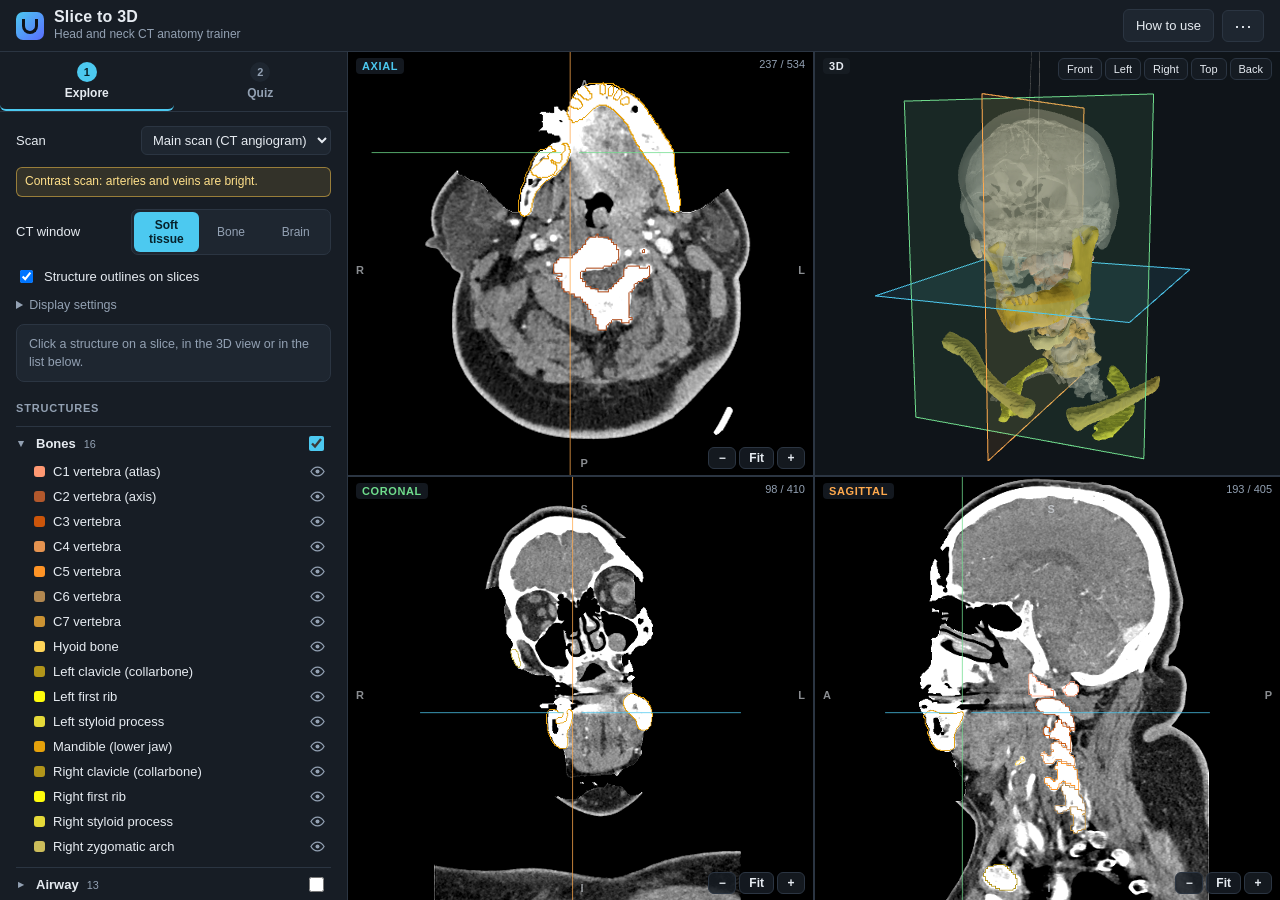
<file: index.html>
<!doctype html>
<html lang="en">
<head>
  <meta charset="utf-8">
  <meta name="anat-build" content="student">
  <meta name="viewport" content="width=device-width, initial-scale=1">
  <title>Head and neck CT anatomy trainer - research prototype</title>
  <link rel="stylesheet" href="css/style.css">
  <link rel="stylesheet" href="css/anatomy.css">
  <script type="importmap">
  {
    "imports": {
      "three": "./vendor/three/build/three.module.js",
      "three/addons/": "./vendor/three/examples/jsm/"
    }
  }
  </script>
</head>
<body>
  <header>
    <div class="brand">
      <span class="logo" aria-hidden="true"></span>
      <div>
        <h1>Slice to 3D</h1>
        <p>Head and neck CT anatomy trainer</p>
      </div>
    </div>
    <div class="header-actions">
      <span id="author-badge" class="badge author-only" hidden>AUTHOR MODE</span>
      <span id="synthetic-badge" class="badge badge-synth" hidden>SYNTHETIC DATA</span>
      <button id="btn-help" class="ghost">How to use</button>
      <div class="menu-wrap">
        <button id="btn-menu" class="ghost" aria-haspopup="true" aria-label="More" title="More">&#8943;</button>
        <div id="menu" role="menu" hidden>
          <button role="menuitem" id="btn-about">About and credits</button>
        </div>
      </div>
    </div>
  </header>

  <div class="layout">
    <aside id="panel">
      <nav class="tabs four" role="tablist">
        <button class="tab active" data-mode="explore" role="tab"><span>1</span>Explore</button>
        <button class="tab" data-mode="quiz" role="tab"><span>2</span>Quiz</button>
        <button class="tab" data-mode="landmarks" role="tab"><span>3</span>Landmarks</button>
        <button class="tab" data-mode="review" role="tab"><span>4</span>Review</button>
      </nav>

      <section id="mode-explore" class="stage">
        <div class="row">
          <label for="scan-select">Scan</label>
          <select id="scan-select"></select>
        </div>
        <p id="scan-note" class="warning" hidden></p>
        <div class="row">
          <label>CT window</label>
          <div class="seg" id="window-buttons"></div>
        </div>
        <label class="check"><input type="checkbox" id="chk-outlines" checked> Structure outlines on slices</label>
        <details id="display-settings">
          <summary>Display settings</summary>
          <label class="check"><input type="checkbox" id="chk-smooth" checked> Smooth pixels (off = see the real voxels)</label>
          <label class="check"><input type="checkbox" id="chk-sharpen"> Sharpen edges</label>
          <label class="check"><input type="checkbox" id="chk-planes" checked> Slice planes in 3D</label>
          <div class="row">
            <label for="skull-opacity">Bone opacity</label>
            <input type="range" id="skull-opacity" min="0" max="100" value="22">
          </div>
        </details>

        <div id="info-card" class="card">
          <p class="muted">Click a structure on a slice, in the 3D view or in the list below.</p>
        </div>

        <h3>Structures</h3>
        <div id="structure-list"></div>
      </section>

      <section id="mode-quiz" class="stage" hidden>
        <div id="quiz-start">
          <p>One question per structure: <strong>find</strong> it on the slices, or <strong>name</strong> the highlighted one.</p>
          <div class="row"><label for="quiz-module">Module</label><select id="quiz-module"></select></div>
          <button id="quiz-begin" class="primary">Start</button>
          <p id="quiz-need" class="muted" hidden></p>
        </div>
        <div id="quiz-run" hidden>
          <div class="quiz-head"><span id="quiz-count"></span><span id="quiz-score"></span></div>
          <p id="quiz-prompt" class="prompt"></p>
          <div id="quiz-choices"></div>
          <button id="quiz-check" class="primary" hidden>Check</button>
          <div id="quiz-feedback" class="card" hidden></div>
          <button id="quiz-next" class="primary" hidden>Next</button>
        </div>
        <div id="quiz-done" hidden>
          <p id="quiz-final" class="prompt"></p>
          <div id="quiz-missed"></div>
          <button id="quiz-again" class="primary">Another round</button>
        </div>
        <div class="author-only stage-extra" hidden>
          <hr>
          <p class="muted" id="quiz-history"></p>
          <button id="quiz-csv" class="ghost">Download results (CSV)</button>
          <button id="quiz-clear" class="ghost">Clear saved results</button>
          <p class="muted small">Results stay in this browser only. The file contains no names or identifiers.</p>
        </div>
      </section>

      <section id="mode-review" class="stage" hidden>
        <div class="rv-who"><span>Reviewing as</span>
          <div class="seg wide" id="rv-stage"><button data-v="author">Author</button><button data-v="signoff">Reviewer</button></div></div>
        <p class="muted" id="rv-intro"></p>
        <div class="row"><label for="rv-reviewer">Name</label><input type="text" id="rv-reviewer" placeholder="name and qualification" maxlength="80"></div>
        <div class="row"><label for="rv-filter">Show</label><select id="rv-filter"></select></div>
        <p class="muted small" id="rv-progress"></p>
        <div class="quiz-head"><span id="rv-count"></span><span id="rv-done"></span></div>
        <progress id="rv-bar" value="0" max="1"></progress>
        <p id="rv-empty" class="muted" hidden>Nothing matches this filter.</p>
        <div id="rv-item">
          <div class="card">
            <h2 id="rv-name"></h2>
            <p id="rv-kind" class="muted"></p>
            <div id="rv-stages"></div>
            <div class="seg wide" id="rv-outline"><button data-v="accept">Correct</button><button data-v="fix">Needs fixing</button><button data-v="reject">Wrong</button></div>
          </div>
          <div class="card">
            <p class="muted">Text shown to students. Edit it directly if you like, then give a verdict.</p>
            <textarea id="rv-summary" rows="5" maxlength="1500" aria-label="Description"></textarea>
            <textarea id="rv-tip" rows="4" maxlength="1500" aria-label="How to find it on CT"></textarea>
            <div class="seg wide" id="rv-text"><button data-v="accept">Text is correct</button><button data-v="edit">Needs rewriting</button></div>
          </div>
          <textarea id="rv-comment" rows="2" maxlength="1500" placeholder="Comment (optional)"></textarea>
          <div class="btn-row"><button id="rv-prev" class="ghost">Back</button><button id="rv-next">Save and next</button></div>
          <button id="rv-open" class="ghost">Jump to next without a verdict</button>
        </div>
        <button id="rv-download" class="ghost">Download review file</button>
        <p id="rv-status" class="muted">Verdicts are saved to web/assets/anatomy/reviews/ for this scan.</p>
      </section>

      <section id="mode-landmarks" class="stage" hidden>
        <p><strong>Place named points</strong> on this scan: openings, canals and bony landmarks that have no outline.
           They then appear in Explore and in the Quiz.</p>
        <p class="muted">For whoever knows the anatomy. Nothing here is placed automatically.</p>
        <select id="lm-select"></select>
        <input type="text" id="lm-custom" placeholder="Landmark name" maxlength="80" hidden>
        <div id="lm-tip" class="card" hidden></div>
        <p class="muted">1. Move the crosshair onto the spot in all three views. 2. Press the button.
           Paired landmarks take their side from where the crosshair is; placing the same one again moves it.</p>
        <div class="row"><label for="lm-author">Placed by</label><input type="text" id="lm-author" placeholder="initials (optional)" maxlength="80"></div>
        <button id="lm-place" class="primary">Place at crosshair</button>
        <p id="lm-msg" class="muted"></p>
        <h3>On this scan <span id="lm-count"></span></h3>
        <div id="lm-placed"></div>
        <button id="lm-save" class="primary">Save landmarks</button>
        <p id="lm-status" class="muted">Saved landmarks are written to web/assets/anatomy/landmarks/ and marked unreviewed.</p>
      </section>

      <footer class="panel-foot" id="disclaimer-line">Educational tool, not for clinical use.</footer>
    </aside>

    <main id="quad">
      <div class="pane" data-view="axial"><canvas></canvas><span class="tag">Axial</span><span class="pos"></span><div class="zoom"><button data-zoom="out" title="Zoom out">&minus;</button><button data-zoom="fit" title="Fit to pane (or double-click)">Fit</button><button data-zoom="in" title="Zoom in">+</button></div>
        <span class="ori l">R</span><span class="ori r">L</span><span class="ori t">A</span><span class="ori b">P</span></div>
      <div class="pane pane3d"><canvas id="canvas3d"></canvas><span class="tag">3D</span>
        <div class="views"><button data-look="front">Front</button><button data-look="left">Left</button><button data-look="right">Right</button><button data-look="top">Top</button><button data-look="back">Back</button></div>
        <div id="cover3d" hidden>3D model hidden until you answer</div></div>
      <div class="pane" data-view="coronal"><canvas></canvas><span class="tag">Coronal</span><span class="pos"></span><div class="zoom"><button data-zoom="out" title="Zoom out">&minus;</button><button data-zoom="fit" title="Fit to pane (or double-click)">Fit</button><button data-zoom="in" title="Zoom in">+</button></div>
        <span class="ori l">R</span><span class="ori r">L</span><span class="ori t">S</span><span class="ori b">I</span></div>
      <div class="pane" data-view="sagittal"><canvas></canvas><span class="tag">Sagittal</span><span class="pos"></span><div class="zoom"><button data-zoom="out" title="Zoom out">&minus;</button><button data-zoom="fit" title="Fit to pane (or double-click)">Fit</button><button data-zoom="in" title="Zoom in">+</button></div>
        <span class="ori l">A</span><span class="ori r">P</span><span class="ori t">S</span><span class="ori b">I</span></div>
      <div id="loading">Loading scan ...</div>
    </main>
  </div>

  <dialog id="about">
    <h2>About and credits</h2>
    <p><strong>Research and education prototype.</strong> Not a medical device and not for clinical use: do not use it
       to diagnose, plan or treat. The anatomy outlines start as automatic drafts and are shown to students only after a
       second reviewer has accepted them; even then they are teaching aids, not measurements.</p>
    <h3>This scan</h3>
    <p id="source-note"></p>
    <p id="about-note" class="muted"></p>
    <h3>Review</h3>
    <p id="about-review" class="muted"></p>
    <h3>Data and software</h3>
    <p class="muted"><strong>Main scan.</strong> One case from: Blagosklonova E, Dolotova D, Polunina N, Grigorieva E, Pakhomov D,
       Krylov V, Gavrilov A. <em>Open dataset of annotated DICOM images of head CTA for intracranial aneurysm detection.</em>
       Zenodo, 2025. <a href="https://doi.org/10.5281/zenodo.15697196" target="_blank" rel="noopener">doi:10.5281/zenodo.15697196</a>.
       Licence: <a href="https://creativecommons.org/licenses/by/4.0/" target="_blank" rel="noopener">CC BY 4.0</a>.
       Data paper: <a href="https://doi.org/10.3390/data11040074" target="_blank" rel="noopener">doi:10.3390/data11040074</a>.
       The publisher anonymised the images and removed the face. Changes made here: the case was cropped, resampled to 0.6 mm and
       anatomy outlines were added. The original authors do not endorse this tool.</p>
    <p class="muted"><strong>Outlines.</strong> Drafted with TotalSegmentator (Apache-2.0): Wasserthal J, et al. TotalSegmentator: robust
       segmentation of 104 anatomic structures in CT images. <em>Radiology: Artificial Intelligence</em> 2023;5(5):e230024; built on
       nnU-Net: Isensee F, et al. <em>Nature Methods</em> 2021;18:203-211. Some outlines come from simple rules in this project.
       Every outline shown to students was then checked by a person.</p>
    <p class="muted"><strong>Software.</strong> The 3D view uses three.js (MIT licence).</p>
    <form method="dialog"><button class="primary">Close</button></form>
  </dialog>

  <dialog id="help">
    <h2>How to use</h2>
    <ol>
      <li><strong>Three slice views, one 3D model.</strong> Axial looks up from the feet, coronal from the front,
          sagittal from the side. The coloured lines show where the other two slices cut.</li>
      <li><strong>Scroll</strong> over a slice view to move through the scan. <strong>Click or drag</strong> to move
          the crosshair; all views follow.</li>
      <li><strong>Zoom</strong> with the + and &minus; buttons, a pinch, or Ctrl/Cmd + scroll. <strong>Right-drag</strong>
          (or Alt-drag) moves a zoomed slice; double-click or "Fit" resets it.</li>
      <li><strong>Click a structure</strong> on a slice or in 3D to select it. It lights up everywhere and the card
          on the left explains it.</li>
      <li><strong>Click a name</strong> in the list to jump straight to that structure. Click a group title to open or close it;
          the eye beside a name shows or hides that one structure, and the group's checkbox does the whole group.
          <strong>Show only this</strong> on the card isolates a structure; <strong>Show all</strong> puts things back.</li>
      <li><strong>CT window</strong> changes the brightness range: "Bone" for bone detail, "Soft tissue" for glands
          and muscles, "Brain" for the brain.</li>
      <li><strong>Yellow dots</strong> are named points for openings and canals that have no outline. A dot shows on a
          slice when the slice passes through it.</li>
      <li><strong>Quiz</strong> tests you both ways: finding a named structure on the slices, and naming a
          highlighted one.</li>
    </ol>
    <p class="muted">On screen, the patient's right is on the left of the axial and coronal views, as in radiology.
       Slices are 2.5 mm apart in the original scan, so coronal and sagittal views look softer than axial.
       "Sharpen edges" makes borders crisper but also exaggerates noise and can draw faint halos that are not anatomy.</p>
    <p class="muted author-only" hidden>Author mode (<code>?author=1</code>) also shows unreviewed drafts, the Landmarks tab for placing points
       and the Review tab (author pre-check, then reviewer sign-off). Students use the plain address and see only
       structures whose outline the reviewer marked Correct.</p>
    <p class="muted">Educational tool, not for clinical use.</p>
    <form method="dialog"><button class="primary">Close</button></form>
  </dialog>

  <script type="module" src="js/anatomy/main.js"></script>
</body>
</html>
</file>
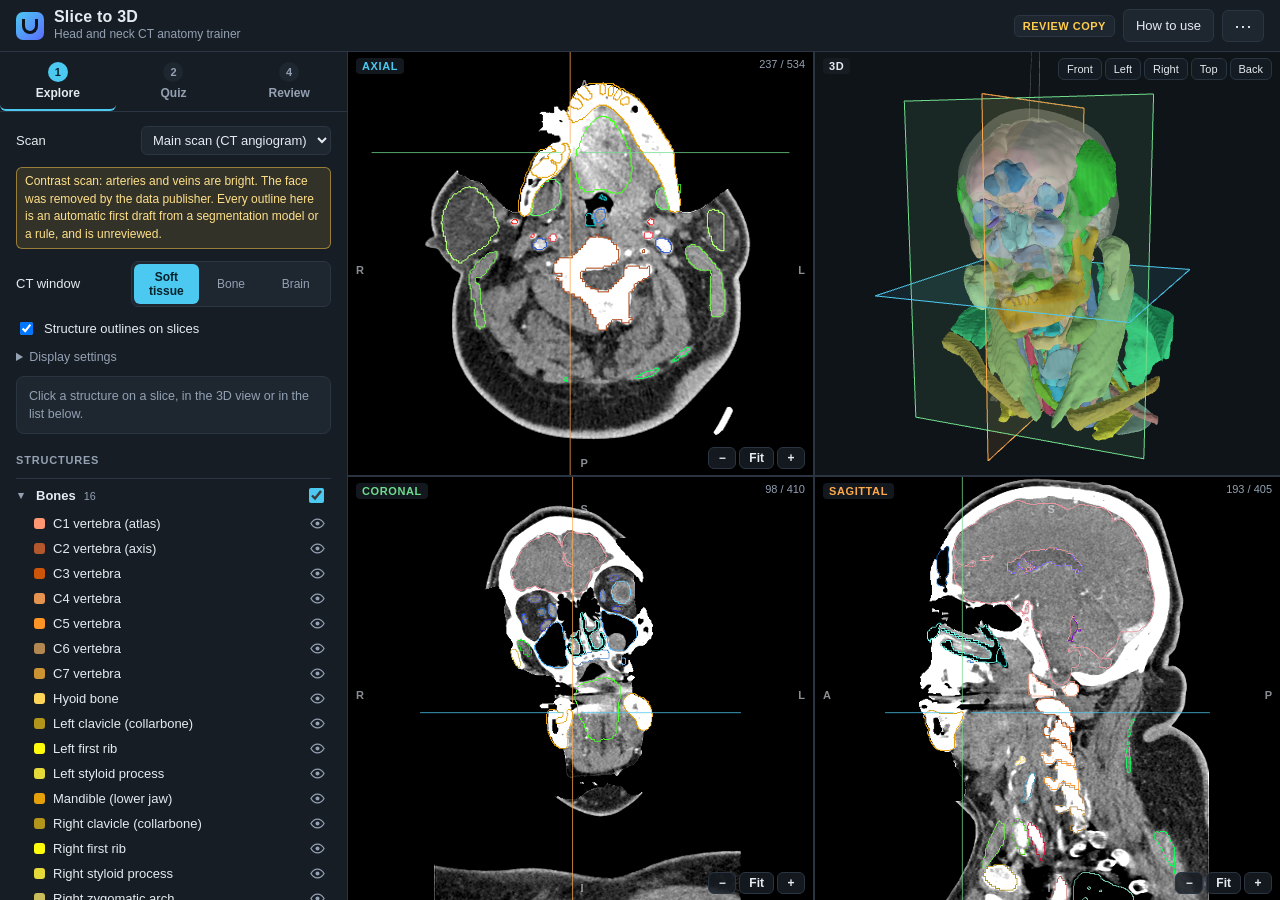
<file: review.html>
<!doctype html>
<html lang="en">
<head>
  <meta charset="utf-8">
  <meta name="anat-build" content="review">
  <meta name="viewport" content="width=device-width, initial-scale=1">
  <title>Head and neck CT anatomy trainer - research prototype</title>
  <link rel="stylesheet" href="css/style.css">
  <link rel="stylesheet" href="css/anatomy.css">
  <script type="importmap">
  {
    "imports": {
      "three": "./vendor/three/build/three.module.js",
      "three/addons/": "./vendor/three/examples/jsm/"
    }
  }
  </script>
</head>
<body>
  <header>
    <div class="brand">
      <span class="logo" aria-hidden="true"></span>
      <div>
        <h1>Slice to 3D</h1>
        <p>Head and neck CT anatomy trainer</p>
      </div>
    </div>
    <div class="header-actions">
      <span id="author-badge" class="badge author-only" hidden>AUTHOR MODE</span>
      <span id="synthetic-badge" class="badge badge-synth" hidden>SYNTHETIC DATA</span>
      <button id="btn-help" class="ghost">How to use</button>
      <div class="menu-wrap">
        <button id="btn-menu" class="ghost" aria-haspopup="true" aria-label="More" title="More">&#8943;</button>
        <div id="menu" role="menu" hidden>
          <button role="menuitem" id="btn-about">About and credits</button>
        </div>
      </div>
    </div>
  </header>

  <div class="layout">
    <aside id="panel">
      <nav class="tabs four" role="tablist">
        <button class="tab active" data-mode="explore" role="tab"><span>1</span>Explore</button>
        <button class="tab" data-mode="quiz" role="tab"><span>2</span>Quiz</button>
        <button class="tab" data-mode="landmarks" role="tab"><span>3</span>Landmarks</button>
        <button class="tab" data-mode="review" role="tab"><span>4</span>Review</button>
      </nav>

      <section id="mode-explore" class="stage">
        <div class="row">
          <label for="scan-select">Scan</label>
          <select id="scan-select"></select>
        </div>
        <p id="scan-note" class="warning" hidden></p>
        <div class="row">
          <label>CT window</label>
          <div class="seg" id="window-buttons"></div>
        </div>
        <label class="check"><input type="checkbox" id="chk-outlines" checked> Structure outlines on slices</label>
        <details id="display-settings">
          <summary>Display settings</summary>
          <label class="check"><input type="checkbox" id="chk-smooth" checked> Smooth pixels (off = see the real voxels)</label>
          <label class="check"><input type="checkbox" id="chk-sharpen"> Sharpen edges</label>
          <label class="check"><input type="checkbox" id="chk-planes" checked> Slice planes in 3D</label>
          <div class="row">
            <label for="skull-opacity">Bone opacity</label>
            <input type="range" id="skull-opacity" min="0" max="100" value="22">
          </div>
        </details>

        <div id="info-card" class="card">
          <p class="muted">Click a structure on a slice, in the 3D view or in the list below.</p>
        </div>

        <h3>Structures</h3>
        <div id="structure-list"></div>
      </section>

      <section id="mode-quiz" class="stage" hidden>
        <div id="quiz-start">
          <p>One question per structure: <strong>find</strong> it on the slices, or <strong>name</strong> the highlighted one.</p>
          <div class="row"><label for="quiz-module">Module</label><select id="quiz-module"></select></div>
          <button id="quiz-begin" class="primary">Start</button>
          <p id="quiz-need" class="muted" hidden></p>
        </div>
        <div id="quiz-run" hidden>
          <div class="quiz-head"><span id="quiz-count"></span><span id="quiz-score"></span></div>
          <p id="quiz-prompt" class="prompt"></p>
          <div id="quiz-choices"></div>
          <button id="quiz-check" class="primary" hidden>Check</button>
          <div id="quiz-feedback" class="card" hidden></div>
          <button id="quiz-next" class="primary" hidden>Next</button>
        </div>
        <div id="quiz-done" hidden>
          <p id="quiz-final" class="prompt"></p>
          <div id="quiz-missed"></div>
          <button id="quiz-again" class="primary">Another round</button>
        </div>
        <div class="author-only stage-extra" hidden>
          <hr>
          <p class="muted" id="quiz-history"></p>
          <button id="quiz-csv" class="ghost">Download results (CSV)</button>
          <button id="quiz-clear" class="ghost">Clear saved results</button>
          <p class="muted small">Results stay in this browser only. The file contains no names or identifiers.</p>
        </div>
      </section>

      <section id="mode-review" class="stage" hidden>
        <div class="rv-who"><span>Reviewing as</span>
          <div class="seg wide" id="rv-stage"><button data-v="author">Author</button><button data-v="signoff">Reviewer</button></div></div>
        <p class="muted" id="rv-intro"></p>
        <div class="row"><label for="rv-reviewer">Name</label><input type="text" id="rv-reviewer" placeholder="name and qualification" maxlength="80"></div>
        <div class="row"><label for="rv-filter">Show</label><select id="rv-filter"></select></div>
        <p class="muted small" id="rv-progress"></p>
        <div class="quiz-head"><span id="rv-count"></span><span id="rv-done"></span></div>
        <progress id="rv-bar" value="0" max="1"></progress>
        <p id="rv-empty" class="muted" hidden>Nothing matches this filter.</p>
        <div id="rv-item">
          <div class="card">
            <h2 id="rv-name"></h2>
            <p id="rv-kind" class="muted"></p>
            <div id="rv-stages"></div>
            <div class="seg wide" id="rv-outline"><button data-v="accept">Correct</button><button data-v="fix">Needs fixing</button><button data-v="reject">Wrong</button></div>
          </div>
          <div class="card">
            <p class="muted">Text shown to students. Edit it directly if you like, then give a verdict.</p>
            <textarea id="rv-summary" rows="5" maxlength="1500" aria-label="Description"></textarea>
            <textarea id="rv-tip" rows="4" maxlength="1500" aria-label="How to find it on CT"></textarea>
            <div class="seg wide" id="rv-text"><button data-v="accept">Text is correct</button><button data-v="edit">Needs rewriting</button></div>
          </div>
          <textarea id="rv-comment" rows="2" maxlength="1500" placeholder="Comment (optional)"></textarea>
          <div class="btn-row"><button id="rv-prev" class="ghost">Back</button><button id="rv-next">Save and next</button></div>
          <button id="rv-open" class="ghost">Jump to next without a verdict</button>
        </div>
        <button id="rv-download" class="ghost">Download review file</button>
        <p id="rv-status" class="muted">Verdicts are saved to web/assets/anatomy/reviews/ for this scan.</p>
      </section>

      <section id="mode-landmarks" class="stage" hidden>
        <p><strong>Place named points</strong> on this scan: openings, canals and bony landmarks that have no outline.
           They then appear in Explore and in the Quiz.</p>
        <p class="muted">For whoever knows the anatomy. Nothing here is placed automatically.</p>
        <select id="lm-select"></select>
        <input type="text" id="lm-custom" placeholder="Landmark name" maxlength="80" hidden>
        <div id="lm-tip" class="card" hidden></div>
        <p class="muted">1. Move the crosshair onto the spot in all three views. 2. Press the button.
           Paired landmarks take their side from where the crosshair is; placing the same one again moves it.</p>
        <div class="row"><label for="lm-author">Placed by</label><input type="text" id="lm-author" placeholder="initials (optional)" maxlength="80"></div>
        <button id="lm-place" class="primary">Place at crosshair</button>
        <p id="lm-msg" class="muted"></p>
        <h3>On this scan <span id="lm-count"></span></h3>
        <div id="lm-placed"></div>
        <button id="lm-save" class="primary">Save landmarks</button>
        <p id="lm-status" class="muted">Saved landmarks are written to web/assets/anatomy/landmarks/ and marked unreviewed.</p>
      </section>

      <footer class="panel-foot" id="disclaimer-line">Educational tool, not for clinical use.</footer>
    </aside>

    <main id="quad">
      <div class="pane" data-view="axial"><canvas></canvas><span class="tag">Axial</span><span class="pos"></span><div class="zoom"><button data-zoom="out" title="Zoom out">&minus;</button><button data-zoom="fit" title="Fit to pane (or double-click)">Fit</button><button data-zoom="in" title="Zoom in">+</button></div>
        <span class="ori l">R</span><span class="ori r">L</span><span class="ori t">A</span><span class="ori b">P</span></div>
      <div class="pane pane3d"><canvas id="canvas3d"></canvas><span class="tag">3D</span>
        <div class="views"><button data-look="front">Front</button><button data-look="left">Left</button><button data-look="right">Right</button><button data-look="top">Top</button><button data-look="back">Back</button></div>
        <div id="cover3d" hidden>3D model hidden until you answer</div></div>
      <div class="pane" data-view="coronal"><canvas></canvas><span class="tag">Coronal</span><span class="pos"></span><div class="zoom"><button data-zoom="out" title="Zoom out">&minus;</button><button data-zoom="fit" title="Fit to pane (or double-click)">Fit</button><button data-zoom="in" title="Zoom in">+</button></div>
        <span class="ori l">R</span><span class="ori r">L</span><span class="ori t">S</span><span class="ori b">I</span></div>
      <div class="pane" data-view="sagittal"><canvas></canvas><span class="tag">Sagittal</span><span class="pos"></span><div class="zoom"><button data-zoom="out" title="Zoom out">&minus;</button><button data-zoom="fit" title="Fit to pane (or double-click)">Fit</button><button data-zoom="in" title="Zoom in">+</button></div>
        <span class="ori l">A</span><span class="ori r">P</span><span class="ori t">S</span><span class="ori b">I</span></div>
      <div id="loading">Loading scan ...</div>
    </main>
  </div>

  <dialog id="about">
    <h2>About and credits</h2>
    <p><strong>Research and education prototype.</strong> Not a medical device and not for clinical use: do not use it
       to diagnose, plan or treat. The anatomy outlines start as automatic drafts and are shown to students only after a
       second reviewer has accepted them; even then they are teaching aids, not measurements.</p>
    <h3>This scan</h3>
    <p id="source-note"></p>
    <p id="about-note" class="muted"></p>
    <h3>Review</h3>
    <p id="about-review" class="muted"></p>
    <h3>Data and software</h3>
    <p class="muted"><strong>Main scan.</strong> One case from: Blagosklonova E, Dolotova D, Polunina N, Grigorieva E, Pakhomov D,
       Krylov V, Gavrilov A. <em>Open dataset of annotated DICOM images of head CTA for intracranial aneurysm detection.</em>
       Zenodo, 2025. <a href="https://doi.org/10.5281/zenodo.15697196" target="_blank" rel="noopener">doi:10.5281/zenodo.15697196</a>.
       Licence: <a href="https://creativecommons.org/licenses/by/4.0/" target="_blank" rel="noopener">CC BY 4.0</a>.
       Data paper: <a href="https://doi.org/10.3390/data11040074" target="_blank" rel="noopener">doi:10.3390/data11040074</a>.
       The publisher anonymised the images and removed the face. Changes made here: the case was cropped, resampled to 0.6 mm and
       anatomy outlines were added. The original authors do not endorse this tool.</p>
    <p class="muted"><strong>Outlines.</strong> Drafted with TotalSegmentator (Apache-2.0): Wasserthal J, et al. TotalSegmentator: robust
       segmentation of 104 anatomic structures in CT images. <em>Radiology: Artificial Intelligence</em> 2023;5(5):e230024; built on
       nnU-Net: Isensee F, et al. <em>Nature Methods</em> 2021;18:203-211. Some outlines come from simple rules in this project.
       Every outline shown to students was then checked by a person.</p>
    <p class="muted"><strong>Software.</strong> The 3D view uses three.js (MIT licence).</p>
    <form method="dialog"><button class="primary">Close</button></form>
  </dialog>

  <dialog id="help">
    <h2>How to use</h2>
    <ol>
      <li><strong>Three slice views, one 3D model.</strong> Axial looks up from the feet, coronal from the front,
          sagittal from the side. The coloured lines show where the other two slices cut.</li>
      <li><strong>Scroll</strong> over a slice view to move through the scan. <strong>Click or drag</strong> to move
          the crosshair; all views follow.</li>
      <li><strong>Zoom</strong> with the + and &minus; buttons, a pinch, or Ctrl/Cmd + scroll. <strong>Right-drag</strong>
          (or Alt-drag) moves a zoomed slice; double-click or "Fit" resets it.</li>
      <li><strong>Click a structure</strong> on a slice or in 3D to select it. It lights up everywhere and the card
          on the left explains it.</li>
      <li><strong>Click a name</strong> in the list to jump straight to that structure. Click a group title to open or close it;
          the eye beside a name shows or hides that one structure, and the group's checkbox does the whole group.
          <strong>Show only this</strong> on the card isolates a structure; <strong>Show all</strong> puts things back.</li>
      <li><strong>CT window</strong> changes the brightness range: "Bone" for bone detail, "Soft tissue" for glands
          and muscles, "Brain" for the brain.</li>
      <li><strong>Yellow dots</strong> are named points for openings and canals that have no outline. A dot shows on a
          slice when the slice passes through it.</li>
      <li><strong>Quiz</strong> tests you both ways: finding a named structure on the slices, and naming a
          highlighted one.</li>
    </ol>
    <p class="muted">On screen, the patient's right is on the left of the axial and coronal views, as in radiology.
       Slices are 2.5 mm apart in the original scan, so coronal and sagittal views look softer than axial.
       "Sharpen edges" makes borders crisper but also exaggerates noise and can draw faint halos that are not anatomy.</p>
    <p class="muted author-only" hidden>Author mode (<code>?author=1</code>) also shows unreviewed drafts, the Landmarks tab for placing points
       and the Review tab (author pre-check, then reviewer sign-off). Students use the plain address and see only
       structures whose outline the reviewer marked Correct.</p>
    <p class="muted">Educational tool, not for clinical use.</p>
    <form method="dialog"><button class="primary">Close</button></form>
  </dialog>

  <script type="module" src="js/anatomy/main.js"></script>
</body>
</html>
</file>
<file: css/style.css>
:root {
  --bg: #0f1419;
  --panel: #171d25;
  --panel-2: #1e2630;
  --line: #2b3542;
  --text: #e6ebf1;
  --muted: #93a1b3;
  --accent: #4cc9f0;
  --plane-a: #5aa9ff;
  --plane-b: #ffa94d;
  --wrong: #ff5d5d;
  --warn: #ffcc4d;
  --ok: #6fdc8c;
  --radius: 8px;
  font-family: -apple-system, BlinkMacSystemFont, "Segoe UI", Inter, Roboto, sans-serif;
  font-size: 14px;
}
* { box-sizing: border-box; }
html, body { margin: 0; height: 100%; background: var(--bg); color: var(--text); }
body { display: flex; flex-direction: column; overflow: hidden; }

header {
  display: flex; align-items: center; gap: 16px;
  padding: 8px 16px; background: var(--panel); border-bottom: 1px solid var(--line);
  flex: 0 0 auto;
}
.brand { display: flex; align-items: center; gap: 10px; }
.brand h1 { font-size: 16px; margin: 0; letter-spacing: 0.2px; }
.brand p { margin: 0; font-size: 12px; color: var(--muted); }
.logo {
  width: 28px; height: 28px; border-radius: 7px;
  background: linear-gradient(135deg, #4cc9f0, #5a6cff);
  position: relative;
}
.logo::after {
  content: ""; position: absolute; inset: 7px 6px 6px 6px;
  border: 3px solid #0f1419; border-top: none; border-radius: 0 0 10px 10px;
}
.warn-banner {
  flex: 1; text-align: center; font-size: 13px; color: #1b1400;
  background: var(--warn); border-radius: 6px; padding: 6px 12px;
}
.header-actions { display: flex; gap: 8px; align-items: center; }
.badge { font-size: 11px; font-weight: 700; padding: 4px 8px; border-radius: 5px; letter-spacing: 0.5px; }
.badge-synth { background: #b5179e; color: #fff; }

.layout { flex: 1; display: flex; min-height: 0; }
#panel {
  width: 348px; flex: 0 0 348px; background: var(--panel); border-right: 1px solid var(--line);
  display: flex; flex-direction: column; overflow-y: auto;
}
#viewport { flex: 1; position: relative; min-width: 0; }
#canvas { width: 100%; height: 100%; display: block; outline: none; }

.tabs { display: grid; grid-template-columns: repeat(4, 1fr); border-bottom: 1px solid var(--line); position: sticky; top: 0; background: var(--panel); z-index: 2; }
.tab {
  background: none; border: none; color: var(--muted); padding: 10px 4px 9px; cursor: pointer;
  font-size: 12px; border-bottom: 2px solid transparent; display: flex; flex-direction: column; align-items: center; gap: 4px;
}
.tab span {
  width: 20px; height: 20px; line-height: 20px; border-radius: 50%; background: var(--panel-2);
  font-size: 11px; font-weight: 700; color: var(--muted);
}
.tab:hover { color: var(--text); }
.tab.active { color: var(--text); border-bottom-color: var(--accent); }
.tab.active span { background: var(--accent); color: #06222b; }

.stage-panel { padding: 14px 16px 8px; display: flex; flex-direction: column; gap: 10px; }
.stage-panel[hidden] { display: none; }
h2 { font-size: 15px; margin: 0; }
h3 { font-size: 11px; text-transform: uppercase; letter-spacing: 0.8px; color: var(--muted); margin: 8px 0 0; }
.hint { color: var(--muted); font-size: 12px; line-height: 1.45; margin: 0; }

.row { display: flex; align-items: center; justify-content: space-between; gap: 10px; font-size: 13px; }
.row input[type="range"] { flex: 0 0 150px; }
.check { display: flex; align-items: center; gap: 8px; font-size: 13px; cursor: pointer; }
.unit { display: inline-flex; align-items: center; gap: 5px; color: var(--muted); font-size: 12px; }
input[type="number"], select {
  background: var(--panel-2); color: var(--text); border: 1px solid var(--line); border-radius: 6px;
  padding: 5px 7px; font-size: 13px; font-family: inherit;
}
input[type="number"] { width: 70px; text-align: right; }
select { min-width: 150px; }
input[type="range"] { accent-color: var(--accent); width: 100%; }
input:focus-visible, select:focus-visible, button:focus-visible { outline: 2px solid var(--accent); outline-offset: 1px; }

button {
  background: var(--accent); color: #06222b; border: none; border-radius: 6px; padding: 8px 12px;
  font-size: 13px; font-weight: 600; cursor: pointer; font-family: inherit;
}
button:hover { filter: brightness(1.08); }
button:disabled { opacity: 0.5; cursor: default; }
button.ghost { background: var(--panel-2); color: var(--text); border: 1px solid var(--line); font-weight: 500; }
.navlink { text-decoration: none; padding: 8px 12px; border-radius: 6px; font-size: 13px; background: var(--panel-2); color: var(--text); border: 1px solid var(--line); }
.btn-row { display: flex; gap: 8px; }
.btn-row button { flex: 1; }
.btn-col { display: flex; flex-direction: column; gap: 6px; }

.seg-control { display: flex; background: var(--panel-2); border: 1px solid var(--line); border-radius: 7px; padding: 2px; }
.seg-control button { flex: 1; background: none; color: var(--muted); padding: 6px 4px; font-weight: 500; font-size: 12px; }
.seg-control button.active { background: var(--accent); color: #06222b; font-weight: 600; }

.plane-box { background: var(--panel-2); border: 1px solid var(--line); border-radius: var(--radius); padding: 8px 10px; cursor: pointer; }
.plane-box.selected { border-color: var(--accent); box-shadow: 0 0 0 1px var(--accent) inset; }
.plane-head { display: flex; align-items: center; gap: 8px; font-weight: 600; font-size: 13px; margin-bottom: 4px; }
.plane-head output { margin-left: auto; color: var(--muted); font-weight: 400; font-size: 12px; font-variant-numeric: tabular-nums; }
.dot { width: 10px; height: 10px; border-radius: 50%; }
.plane-a .dot { background: var(--plane-a); }
.plane-b .dot { background: var(--plane-b); }
.plane-a input[type="range"] { accent-color: var(--plane-a); }
.plane-b input[type="range"] { accent-color: var(--plane-b); }

.facts { display: grid; grid-template-columns: auto 1fr; gap: 4px 12px; margin: 0; font-size: 12.5px; }
.facts dt { color: var(--muted); }
.facts dd { margin: 0; text-align: right; font-variant-numeric: tabular-nums; }

details { border: 1px solid var(--line); border-radius: var(--radius); padding: 8px 10px; background: var(--panel-2); }
details summary { cursor: pointer; font-size: 13px; font-weight: 600; }
details[open] { display: flex; flex-direction: column; gap: 8px; }
details[open] summary { margin-bottom: 4px; }

table { width: 100%; border-collapse: collapse; font-size: 12px; font-variant-numeric: tabular-nums; }
th, td { padding: 5px 4px; text-align: right; border-bottom: 1px solid var(--line); }
th { color: var(--muted); font-weight: 500; font-size: 11px; }
th:first-child, td:first-child { text-align: left; }
td .swatch { display: inline-block; width: 9px; height: 9px; border-radius: 2px; margin-right: 6px; }
.table-title { font-size: 11px; text-transform: uppercase; letter-spacing: 0.8px; color: var(--muted); margin: 10px 0 2px; }
.summary-grid { display: grid; grid-template-columns: 1fr 1fr; gap: 6px; margin-top: 4px; }
.stat { background: var(--panel-2); border: 1px solid var(--line); border-radius: var(--radius); padding: 7px 9px; }
.stat b { display: block; font-size: 16px; font-variant-numeric: tabular-nums; }
.stat span { font-size: 11px; color: var(--muted); }

.warning {
  background: rgba(255, 204, 77, 0.12); border: 1px solid rgba(255, 204, 77, 0.5); color: #ffe08a;
  border-radius: 6px; padding: 6px 9px; font-size: 12px; margin-top: 4px;
}
.error { background: rgba(255, 93, 93, 0.12); border: 1px solid rgba(255, 93, 93, 0.55); color: #ffb3b3; border-radius: 6px; padding: 6px 9px; font-size: 12px; }
.ok { color: var(--ok); }
.bad { color: var(--wrong); font-weight: 700; }
a { color: var(--accent); }

.panel-foot { margin-top: auto; padding: 12px 16px; font-size: 11px; color: var(--muted); border-top: 1px solid var(--line); }

.view-buttons { position: absolute; top: 12px; right: 12px; display: flex; gap: 4px; }
.view-buttons button { background: rgba(23, 29, 37, 0.85); color: var(--text); border: 1px solid var(--line); font-weight: 500; padding: 6px 10px; font-size: 12px; }
.legend {
  position: absolute; left: 12px; bottom: 12px; background: rgba(23, 29, 37, 0.85); border: 1px solid var(--line);
  border-radius: var(--radius); padding: 8px 10px; font-size: 12px; display: flex; flex-direction: column; gap: 4px;
}
.legend:empty { display: none; }
.legend div { display: flex; align-items: center; gap: 8px; }
.legend i { width: 12px; height: 12px; border-radius: 3px; display: inline-block; }
.loading, .load-error {
  position: absolute; inset: 0; display: flex; align-items: center; justify-content: center;
  color: var(--muted); font-size: 15px; pointer-events: none; text-align: center; padding: 40px;
}
.load-error { color: #ffb3b3; pointer-events: auto; white-space: pre-line; line-height: 1.6; }
.loading[hidden], .load-error[hidden] { display: none; }

dialog {
  background: var(--panel); color: var(--text); border: 1px solid var(--line); border-radius: 12px;
  max-width: 620px; padding: 22px 26px; line-height: 1.5;
}
dialog::backdrop { background: rgba(0, 0, 0, 0.6); }
dialog h2 { font-size: 18px; margin-bottom: 10px; }
dialog h3 { margin-top: 14px; }
dialog li { margin-bottom: 7px; }
dialog code { background: var(--panel-2); padding: 2px 5px; border-radius: 4px; font-size: 12px; }
dialog form { text-align: right; margin-top: 12px; }
.warn-inline { background: var(--warn); color: #1b1400; padding: 8px 12px; border-radius: 6px; }

@media (max-width: 820px) {
  .layout { flex-direction: column-reverse; }
  #panel { width: 100%; flex: 0 0 46%; border-right: none; border-top: 1px solid var(--line); }
  .warn-banner { font-size: 11px; }
  .brand p { display: none; }
}
</file>
<file: css/anatomy.css>
/* Anatomy trainer: additions to style.css */
.tabs.two { grid-template-columns: repeat(2, 1fr); }
.stage { padding: 14px 16px 8px; display: flex; flex-direction: column; gap: 10px; }
.stage[hidden], [hidden] { display: none !important; }
.seg { display: flex; background: var(--panel-2); border: 1px solid var(--line); border-radius: 7px; padding: 2px; flex: 0 0 200px; }
.seg button { flex: 1; background: none; color: var(--muted); padding: 6px 4px; font-weight: 500; font-size: 12px; }
.seg button.active { background: var(--accent); color: #06222b; font-weight: 600; }
.navlink { text-decoration: none; padding: 8px 12px; border-radius: 6px; font-size: 13px; background: var(--panel-2); color: var(--text); border: 1px solid var(--line); }
button.primary { align-self: flex-start; }
.muted { color: var(--muted); font-size: 12.5px; line-height: 1.45; margin: 0; }
.small { font-size: 11px; }
p { margin: 0; line-height: 1.45; }
hr { border: none; border-top: 1px solid var(--line); width: 100%; margin: 6px 0; }

.card { background: var(--panel-2); border: 1px solid var(--line); border-radius: var(--radius); padding: 10px 12px; display: flex; flex-direction: column; gap: 6px; font-size: 13px; }
.card h2 { display: flex; align-items: center; gap: 8px; font-size: 15px; }
.card h2 i, .s-item i { width: 11px; height: 11px; border-radius: 3px; display: inline-block; flex: 0 0 11px; }
.card .tip { border-left: 3px solid var(--accent); padding-left: 8px; color: #cfe9f5; }
.pill { font-size: 10px; font-weight: 700; letter-spacing: 0.4px; padding: 2px 6px; border-radius: 4px; text-transform: uppercase; }
.pill.unreviewed { background: rgba(255, 204, 77, 0.18); color: #ffe08a; border: 1px solid rgba(255, 204, 77, 0.5); }
.pill.reviewed { background: rgba(111, 220, 140, 0.15); color: var(--ok); border: 1px solid rgba(111, 220, 140, 0.5); }
.pill.auto { background: rgba(147, 161, 179, 0.15); color: var(--muted); border: 1px solid var(--line); }
.card .meta { color: var(--muted); font-size: 12px; display: flex; gap: 6px; flex-wrap: wrap; align-items: center; }

.g-head { display: flex; align-items: center; justify-content: space-between; margin-top: 8px; font-size: 11px; text-transform: uppercase; letter-spacing: 0.8px; color: var(--muted); }
.g-head label { display: flex; align-items: center; gap: 6px; cursor: pointer; text-transform: none; letter-spacing: 0; }
.s-item { display: flex; align-items: center; gap: 8px; width: 100%; text-align: left; background: none; color: var(--text); font-weight: 400; padding: 5px 6px; border-radius: 5px; }
.s-item:hover { background: var(--panel-2); filter: none; }
.s-item.selected { background: var(--panel-2); box-shadow: 0 0 0 1px var(--accent) inset; }

#quad { flex: 1; min-width: 0; display: grid; grid-template-columns: 1fr 1fr; grid-template-rows: 1fr 1fr; gap: 2px; background: var(--line); position: relative; }
.pane { position: relative; background: #000; min-width: 0; min-height: 0; overflow: hidden; }
.pane canvas { position: absolute; inset: 0; width: 100%; height: 100%; display: block; touch-action: none; }
.pane[data-view] canvas { cursor: crosshair; }
.pane3d { background: var(--bg); }
.tag { position: absolute; left: 8px; top: 6px; font-size: 11px; font-weight: 700; letter-spacing: 0.6px; text-transform: uppercase; padding: 2px 6px; border-radius: 4px; background: rgba(23, 29, 37, 0.85); pointer-events: none; }
.pane[data-view="axial"] .tag { color: #4cc9f0; }
.pane[data-view="coronal"] .tag { color: #6fdc8c; }
.pane[data-view="sagittal"] .tag { color: #ffa94d; }
.pos { position: absolute; right: 8px; top: 6px; font-size: 11px; color: var(--muted); font-variant-numeric: tabular-nums; pointer-events: none; }
.ori { position: absolute; font-size: 11px; font-weight: 700; color: rgba(230, 235, 241, 0.6); pointer-events: none; }
.ori.l { left: 8px; top: 50%; } .ori.r { right: 8px; top: 50%; } .ori.t { top: 26px; left: 50%; } .ori.b { bottom: 6px; left: 50%; }
.views { position: absolute; right: 8px; top: 6px; display: flex; gap: 3px; }
.views button { background: rgba(23, 29, 37, 0.85); color: var(--text); border: 1px solid var(--line); font-weight: 500; padding: 4px 8px; font-size: 11px; }
#cover3d { position: absolute; inset: 0; display: flex; align-items: center; justify-content: center; background: var(--bg); color: var(--muted); font-size: 14px; }
#loading { position: absolute; inset: 0; display: flex; align-items: center; justify-content: center; background: rgba(15, 20, 25, 0.92); color: var(--muted); font-size: 15px; text-align: center; padding: 40px; white-space: pre-line; line-height: 1.6; z-index: 5; }
#loading.error { color: #ffb3b3; }

.quiz-head { display: flex; justify-content: space-between; font-size: 12px; color: var(--muted); font-variant-numeric: tabular-nums; }
.prompt { font-size: 15px; font-weight: 600; }
#quiz-choices { display: flex; flex-direction: column; gap: 6px; }
#quiz-choices button { text-align: left; background: var(--panel-2); color: var(--text); border: 1px solid var(--line); font-weight: 500; }
#quiz-choices button.right { border-color: var(--ok); color: var(--ok); }
#quiz-choices button.wrong { border-color: var(--wrong); color: var(--wrong); }
#quiz-feedback.good { border-color: var(--ok); }
#quiz-feedback.poor { border-color: var(--wrong); }
#quiz-missed { font-size: 13px; display: flex; flex-direction: column; gap: 4px; }

@media (max-width: 820px) {
  #quad { min-height: 54%; }
}

.zoom { position: absolute; right: 8px; bottom: 6px; display: flex; gap: 3px; z-index: 1; }
.zoom button { background: rgba(23, 29, 37, 0.85); color: var(--text); border: 1px solid var(--line); font-weight: 600; padding: 3px 9px; font-size: 12px; min-width: 28px; }

.tabs.three { grid-template-columns: repeat(3, 1fr); }
input[type="text"] { background: var(--panel-2); color: var(--text); border: 1px solid var(--line); border-radius: 6px; padding: 6px 8px; font-size: 13px; font-family: inherit; }
#lm-select, #lm-custom { width: 100%; }
.row input[type="text"] { flex: 0 0 170px; }
.lm-row { display: flex; gap: 4px; align-items: center; }
.lm-row .s-item { flex: 1; }
.lm-del { padding: 3px 9px; font-size: 14px; line-height: 1; }
#lm-count { font-weight: 400; text-transform: none; letter-spacing: 0; }

.tabs.four { grid-template-columns: repeat(4, 1fr); }
.seg.wide { flex: 1 1 auto; width: 100%; }
textarea { background: var(--panel-2); color: var(--text); border: 1px solid var(--line); border-radius: 6px; padding: 6px 8px; font-size: 13px; font-family: inherit; line-height: 1.4; resize: vertical; width: 100%; }
progress { width: 100%; height: 8px; accent-color: var(--ok); }
#rv-name { display: flex; align-items: center; gap: 8px; font-size: 15px; }
#rv-name i { width: 11px; height: 11px; border-radius: 3px; display: inline-block; }
.card .pill { margin-right: 4px; }

/* ---- simplified student interface */
.header-actions { margin-left: auto; }
.menu-wrap { position: relative; }
#btn-menu { font-size: 18px; line-height: 1; padding: 6px 11px; }
#menu { position: absolute; right: 0; top: calc(100% + 6px); min-width: 190px; background: var(--panel); border: 1px solid var(--line); border-radius: 8px; padding: 4px; z-index: 20; display: flex; flex-direction: column; box-shadow: 0 8px 24px rgba(0, 0, 0, 0.45); }
#menu a, #menu button { background: none; color: var(--text); text-decoration: none; text-align: left; font-weight: 400; font-size: 13px; padding: 8px 10px; border-radius: 5px; }
#menu a:hover, #menu button:hover { background: var(--panel-2); filter: none; }
#author-badge { background: var(--panel-2); color: var(--warn); border: 1px solid var(--line); }
.stage { gap: 12px; }
#display-settings { background: none; border: none; padding: 0; }
#display-settings summary { font-size: 12.5px; font-weight: 500; color: var(--muted); }
#display-settings[open] { gap: 9px; padding-bottom: 2px; }
#scan-note { font-size: 12px; padding: 5px 8px; margin: 0; }
.panel-foot { font-size: 11px; padding: 10px 16px; }
.grp + .grp { margin-top: 2px; }
.g-head { margin-top: 0; text-transform: none; letter-spacing: 0; font-size: 13px; border-top: 1px solid var(--line); padding: 3px 0 2px; }
.g-name { flex: 1; display: flex; align-items: center; gap: 6px; background: none; color: var(--text); font-weight: 600; font-size: 13px; text-align: left; padding: 6px 2px; }
.g-name:hover { filter: none; color: var(--accent); }
.g-name small { color: var(--muted); font-weight: 400; margin-left: 2px; }
.caret { width: 12px; color: var(--muted); font-size: 11px; }
.g-check { accent-color: var(--accent); width: 15px; height: 15px; margin-right: 7px; cursor: pointer; }
.g-body { padding: 0 0 6px 12px; }
.s-row { display: flex; align-items: center; gap: 2px; }
.s-row .s-item { flex: 1; min-width: 0; }
.eye { background: none; color: var(--muted); padding: 4px 6px; border-radius: 5px; line-height: 0; }
.eye:hover { background: var(--panel-2); color: var(--text); filter: none; }
.eye.off { opacity: 0.3; }
.s-row:has(.eye.off) .s-item { color: var(--muted); }
.card-actions button { padding: 5px 8px; font-size: 12px; }
details.more { background: none; border: none; padding: 0; }
details.more summary { font-size: 12px; font-weight: 500; color: var(--accent); }
dialog#about h3 { margin-bottom: 4px; }

/* ---- two-stage review */
.rv-who { display: flex; flex-direction: column; gap: 5px; font-size: 12px; color: var(--muted); }
#rv-item { display: flex; flex-direction: column; gap: 12px; }
#rv-filter { flex: 1; min-width: 0; }
#rv-stages { display: flex; flex-direction: column; gap: 4px; font-size: 12.5px; }
.rv-stage-line { padding: 4px 8px; border-left: 3px solid var(--line); }
.rv-stage-line.current { border-left-color: var(--accent); background: rgba(76, 201, 240, 0.07); }
</file>
